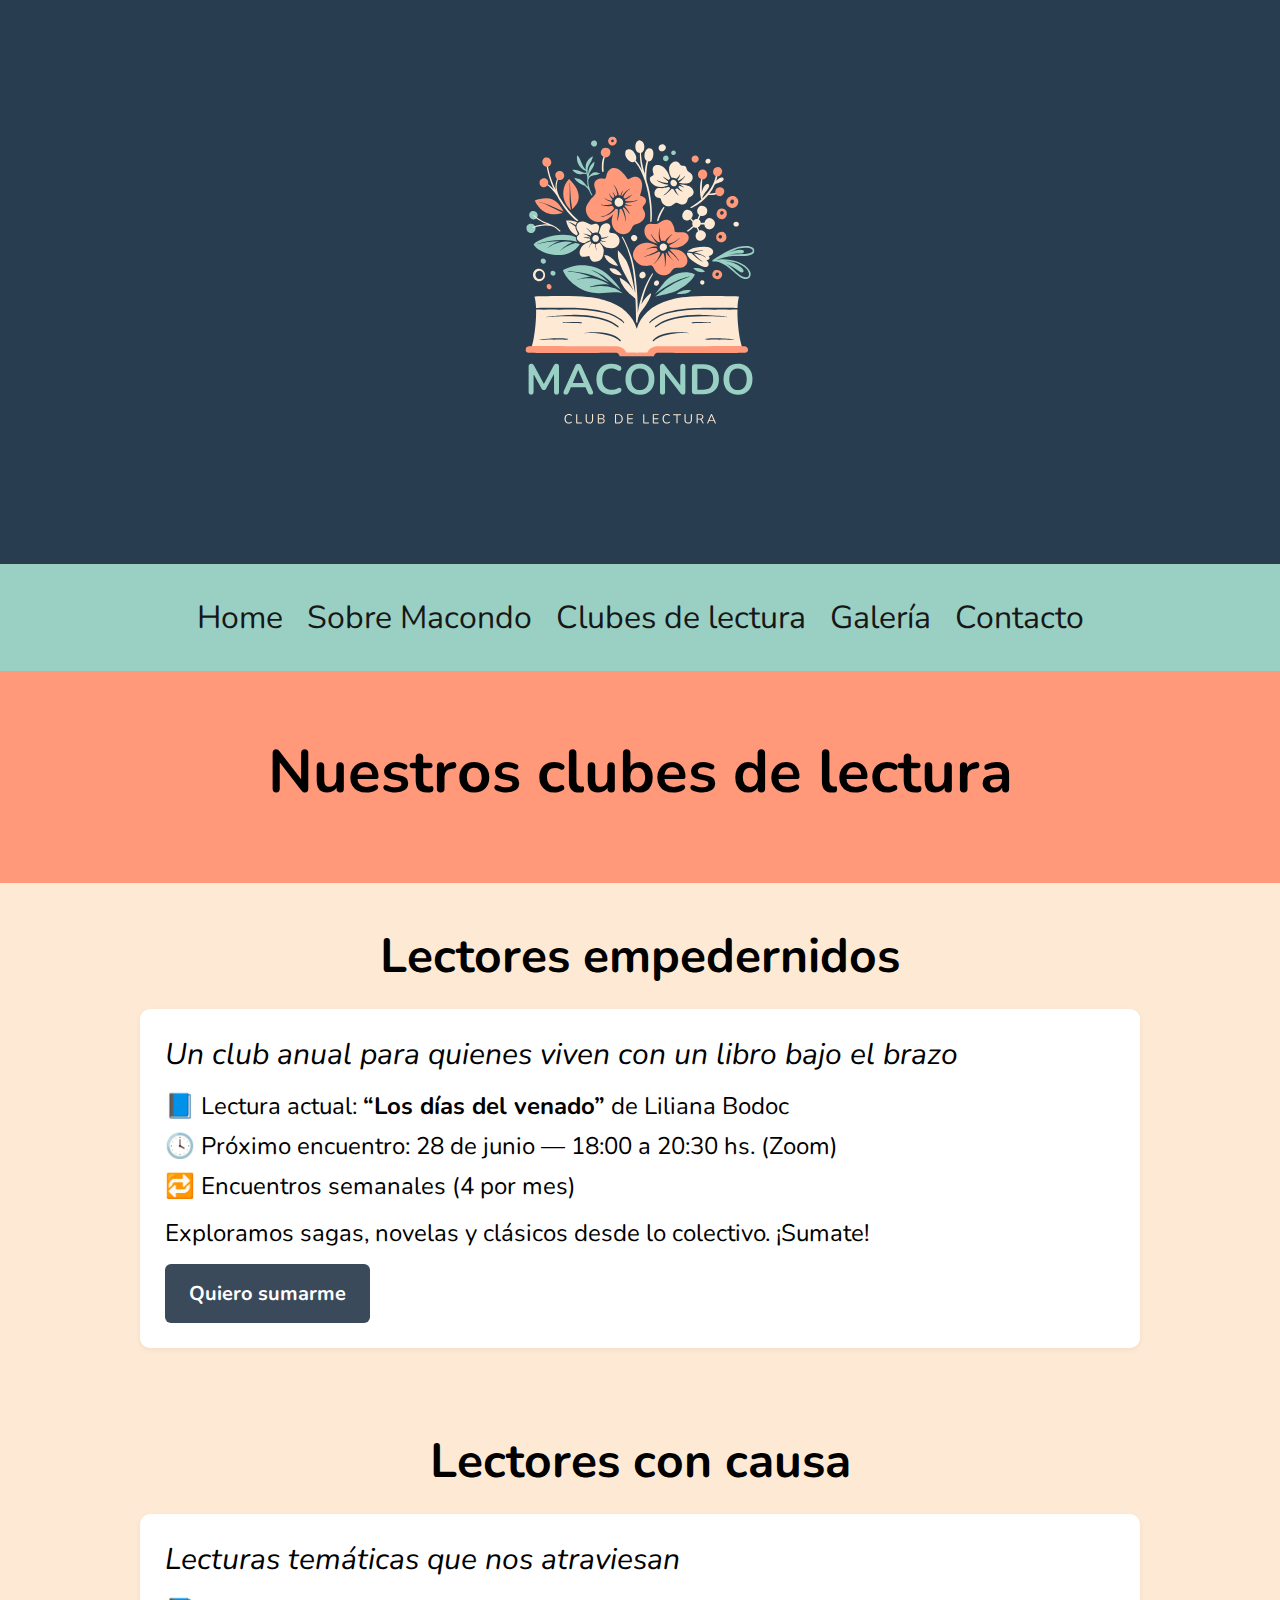
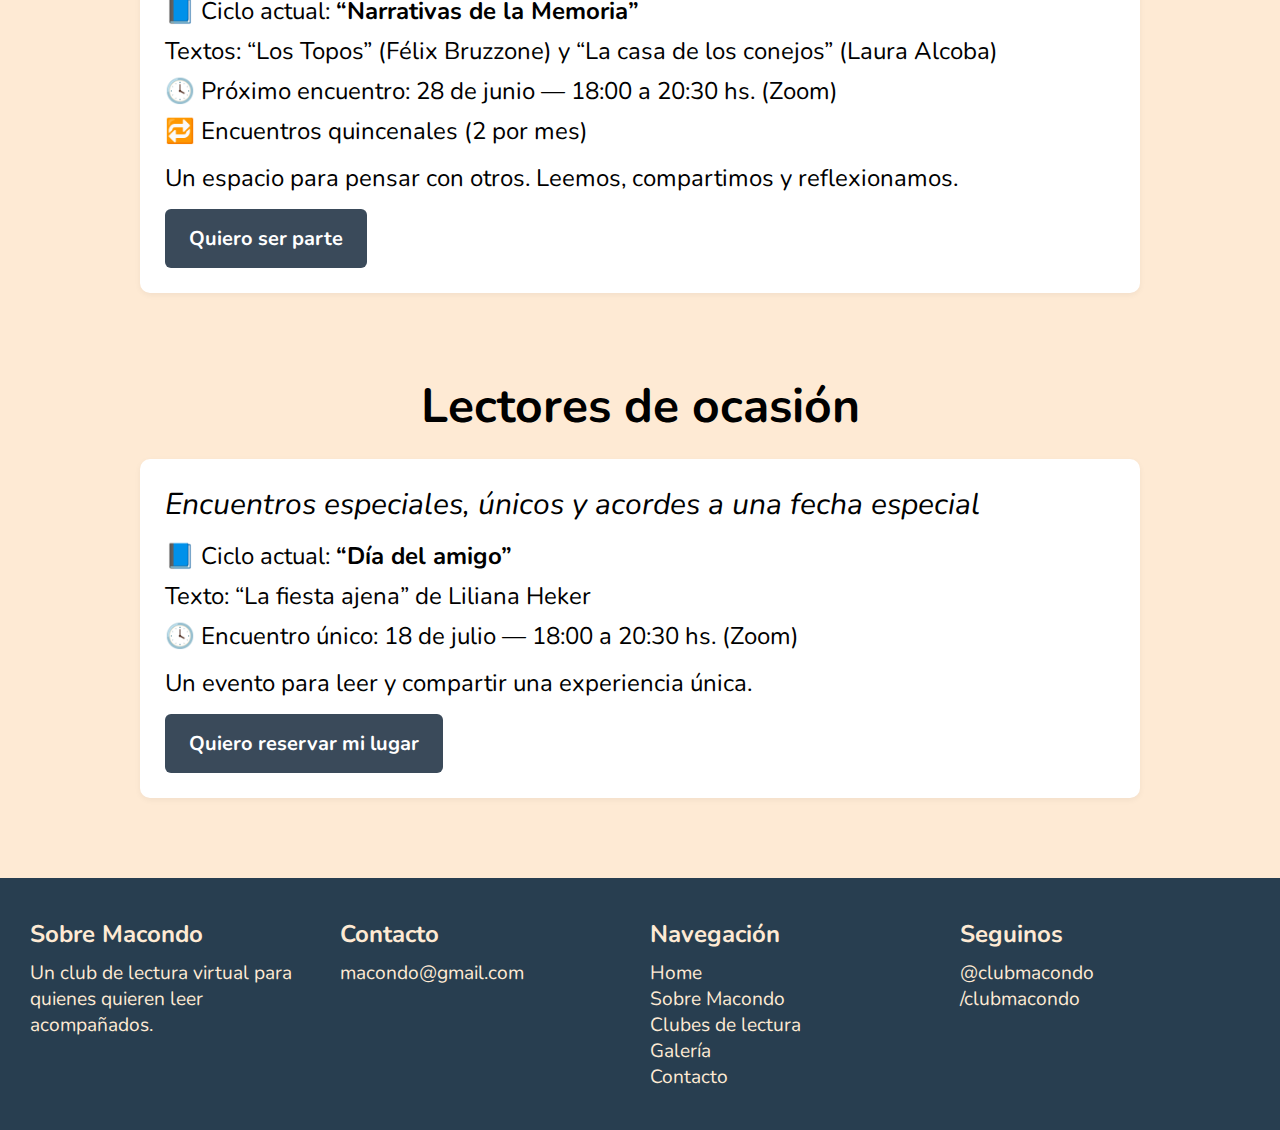
<file: Desarrollo/pages/clubes.html>
<!DOCTYPE html>
<html lang="en">
<head>
    <meta charset="UTF-8">
    <meta name="viewport" content="width=device-width, initial-scale=1.0">
    <title>Clubes de lectura</title>
    <link rel="preconnect" href="https://fonts.googleapis.com">
    <link rel="preconnect" href="https://fonts.gstatic.com" crossorigin>
    <link href="https://fonts.googleapis.com/css2?family=Nunito:ital,wght@0,200..1000;1,200..1000&display=swap" rel="stylesheet">
    <link rel="stylesheet" href="../style.css">
</head>

<body>
     <header class="header">
        <div class="logo"><img src="../assets/Macondo_logo_sin fondo.svg" alt=""></div>
    </header>

    <nav class="nav">
      <ul>
        <li><a href="../index.html">Home</a></li>
        <li><a href="sobreelclub.html">Sobre Macondo</a></li>
        <li><a href="clubes.html">Clubes de lectura</a></li>
        <li><a href="galeria.html">Galería</a></li>
        <li><a href="contacto.html">Contacto</a></li>
      </ul>
    </nav>
    </div>

    <main>
        <section class="hero hero-small">
            <h1>Nuestros clubes de lectura</h1>
        </section>

        <section class="club-section">
            <h2>Lectores empedernidos</h2>
            <div class="club-card">
                <p class="descripcion"><em>Un club anual para quienes viven con un libro bajo el brazo</em></p>
                <ul>
                    <li>📘 Lectura actual: <strong>“Los días del venado”</strong> de Liliana Bodoc</li>
                    <li>🕓 Próximo encuentro: 28 de junio — 18:00 a 20:30 hs. (Zoom)</li>
                    <li>🔁 Encuentros semanales (4 por mes)</li>
                </ul>
                <p class="detalle">Exploramos sagas, novelas y clásicos desde lo colectivo. ¡Sumate!</p>
                <button>Quiero sumarme</button>
            </div>
        </section>

        <section class="club-section">
            <h2>Lectores con causa</h2>
            <div class="club-card">
                <p class="descripcion"><em>Lecturas temáticas que nos atraviesan</em></p>
                <ul>
                    <li>📘 Ciclo actual: <strong>“Narrativas de la Memoria”</strong></li>
                    <li>Textos: “Los Topos” (Félix Bruzzone) y “La casa de los conejos” (Laura Alcoba)</li>
                    <li>🕓 Próximo encuentro: 28 de junio — 18:00 a 20:30 hs. (Zoom)</li>
                    <li>🔁 Encuentros quincenales (2 por mes)</li>
                </ul>
                <p class="detalle">Un espacio para pensar con otros. Leemos, compartimos y reflexionamos.</p>
                <button>Quiero ser parte</button>
            </div>
        </section>

        <section class="club-section">
            <h2>Lectores de ocasión</h2>
            <div class="club-card">
                 <p class="descripcion"><em>Encuentros especiales, únicos y acordes a una fecha especial</em></p>
                <ul>
                    <li>📘 Ciclo actual: <strong>“Día del amigo”</strong></li>
                    <li>Texto: “La fiesta ajena” de Liliana Heker</li>
                    <li>🕓 Encuentro único: 18 de julio — 18:00 a 20:30 hs. (Zoom)</li>
                </ul>
                 <p class="detalle">Un evento para leer y compartir una experiencia única.</p>
                <button>Quiero reservar mi lugar</button>
            </div>
        </section>
    </main>

    <footer class="footer">
        <div class="footer-column">
            <h4>Sobre Macondo</h4>
            <p>Un club de lectura virtual para quienes quieren leer acompañados.</p>
        </div>

        <div class="footer-column">
            <h4>Contacto</h4>
            <p>macondo@gmail.com</p>
        </div>

        <div class="footer-column">
            <h4>Navegación</h4>
            <ul>
                <li><a href="../index.html">Home</a></li>
                <li><a href="sobreelclub.html">Sobre Macondo</a></li>
                <li><a href="clubes.html">Clubes de lectura</a></li>
                <li><a href="galeria.html">Galería</a></li>
                <li><a href="contacto.html">Contacto</a></li>
            </ul>
        </div>

        <div class="footer-column">
            <h4>Seguinos</h4>
            <p>@clubmacondo</p>
            <p>/clubmacondo</p>
        </div>
    </footer>

</body>
</html>
</file>
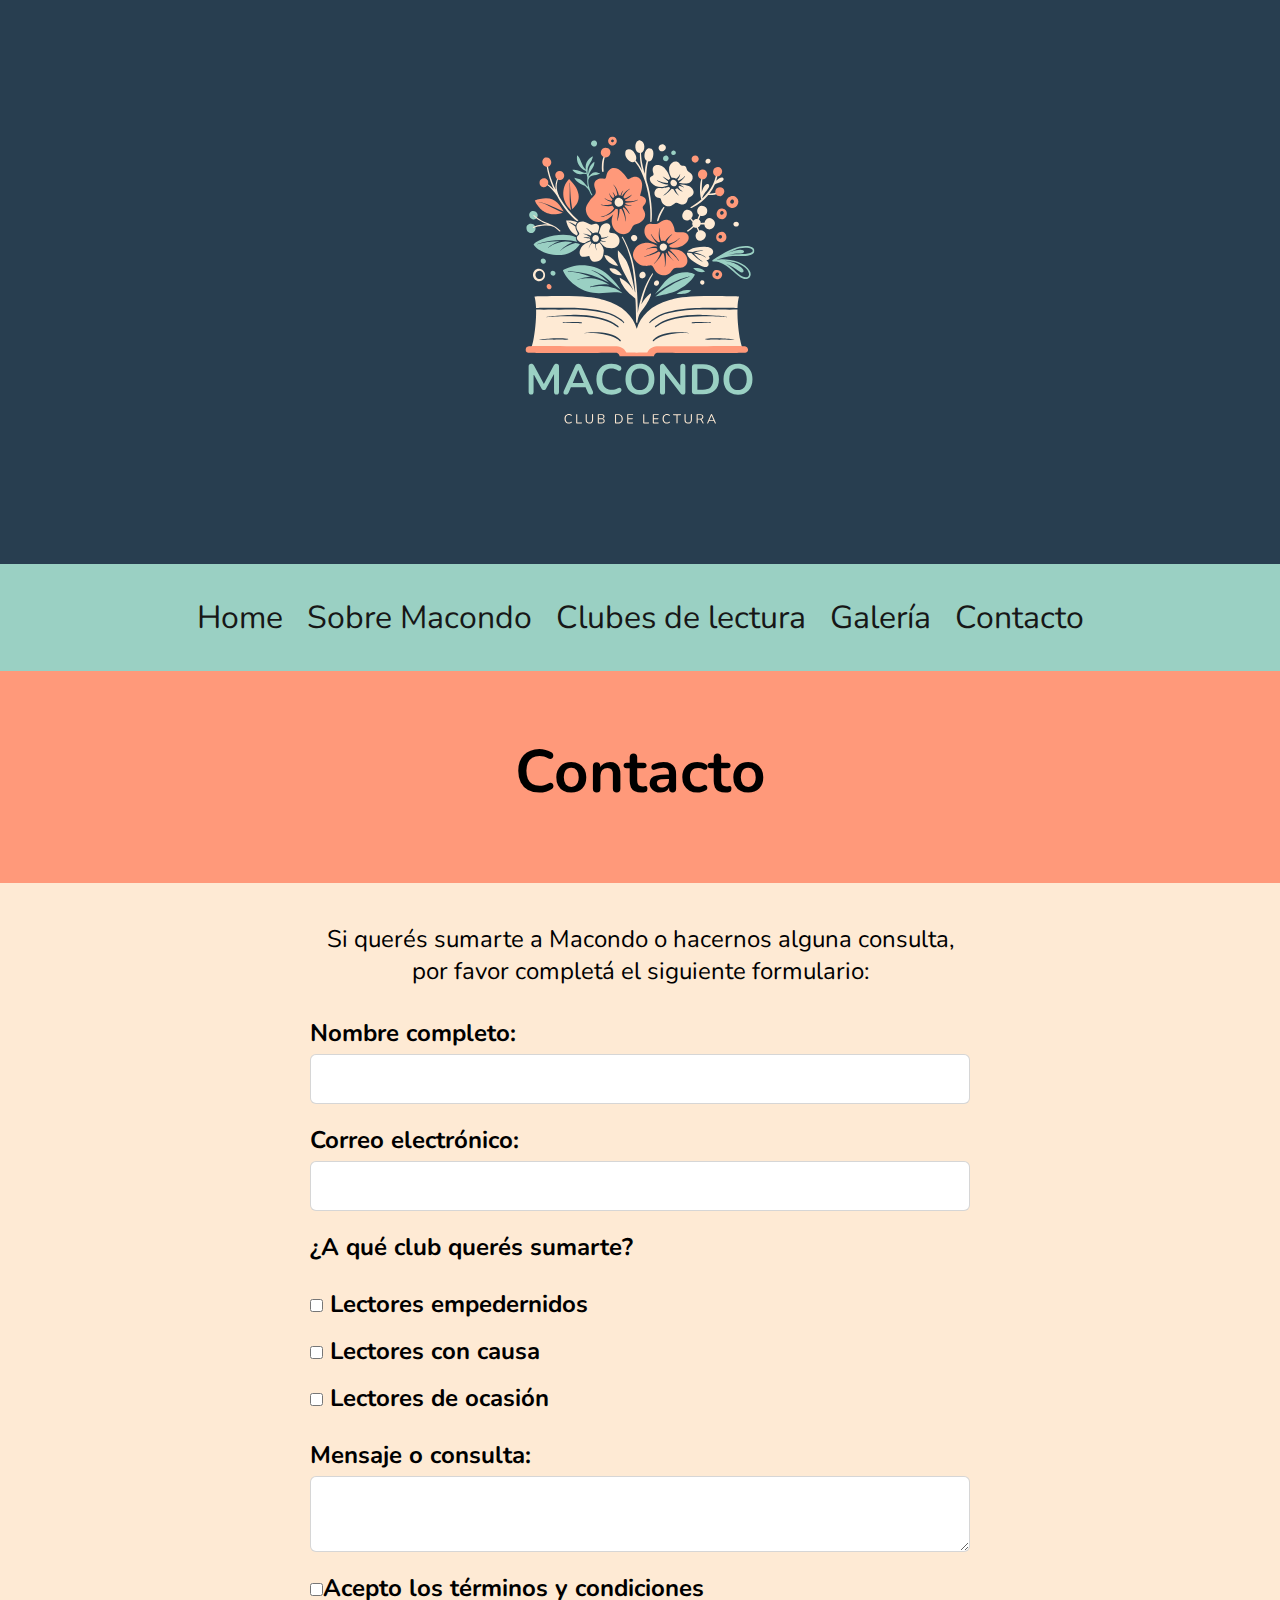
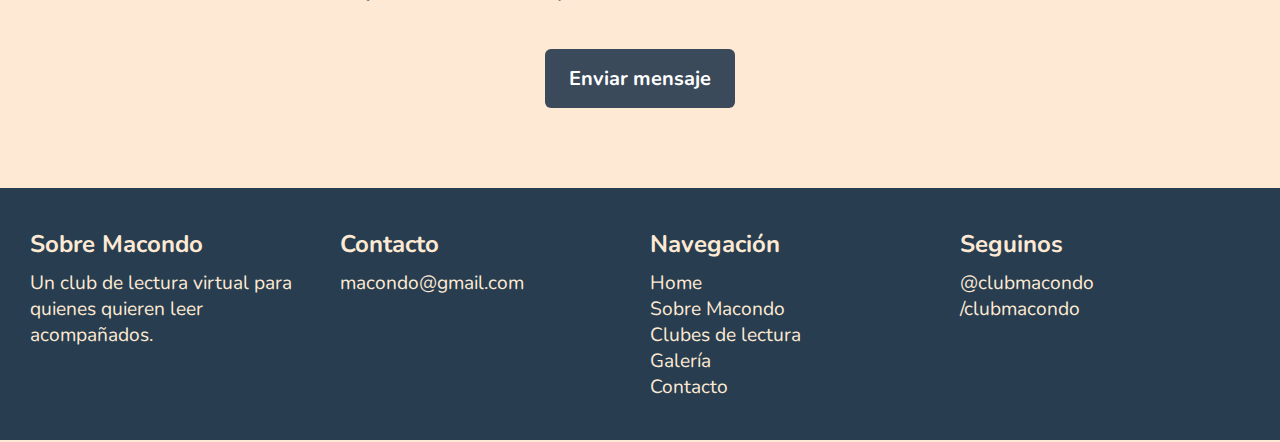
<file: Desarrollo/pages/contacto.html>
<!DOCTYPE html>
<html lang="en">
<head>
    <meta charset="UTF-8">
    <meta name="viewport" content="width=device-width, initial-scale=1.0">
    <title>Contacto</title>
    <link rel="preconnect" href="https://fonts.googleapis.com">
    <link rel="preconnect" href="https://fonts.gstatic.com" crossorigin>
    <link href="https://fonts.googleapis.com/css2?family=Nunito:ital,wght@0,200..1000;1,200..1000&display=swap" rel="stylesheet">
    <link rel="stylesheet" href="../style.css">
</head>

<body>
     <header class="header">
        <div class="logo"><img src="../assets/Macondo_logo_sin fondo.svg" alt=""></div>
    </header>

    <nav class="nav">
      <ul>
        <li><a href="../index.html">Home</a></li>
        <li><a href="sobreelclub.html">Sobre Macondo</a></li>
        <li><a href="clubes.html">Clubes de lectura</a></li>
        <li><a href="galeria.html">Galería</a></li>
        <li><a href="contacto.html">Contacto</a></li>
      </ul>
    </nav>
    </div>

    <main>
        <section class="hero hero-small">
            <h1>Contacto</h1>
        </section>

        <section class="formulario-contacto">
            <p>Si querés sumarte a Macondo o hacernos alguna consulta, por favor completá el siguiente formulario:</p>

            <form>
                <div class="form-group">
                    <label for="nombre">Nombre completo:</label>
                    <input type="text" id="nombre"/>
                </div>

                <div class="form-group">
                    <label for="email">Correo electrónico:</label>
                    <input type="email" id="email"/>
                </div>

                <div class="form-group">
                <label>¿A qué club querés sumarte?</label>
                    <div class="checkbox-group">
                         <label><input type="checkbox"  /> Lectores empedernidos</label>
                        <label><input type="checkbox" /> Lectores con causa</label>
                        <label><input type="checkbox" /> Lectores de ocasión</label>
                    </div>
                </div>

                <div class="form-group">
                     <label for="mensaje">Mensaje o consulta:</label>
                    <textarea id="mensaje" name="mensaje"></textarea>
                </div>

                <div class="form-group">
                    <label>
                    <input type="checkbox" required />Acepto los términos y condiciones
                    </label>
                 </div>

                 <button type="submit">Enviar mensaje</button>
            </form>
        </section> 
    </main>

    <footer class="footer">
        <div class="footer-column">
         <h4>Sobre Macondo</h4>
            <p>Un club de lectura virtual para quienes quieren leer acompañados.</p>
        </div>

        <div class="footer-column">
            <h4>Contacto</h4>
            <p>macondo@gmail.com</p>
        </div>

        <div class="footer-column">
            <h4>Navegación</h4>
            <ul>
                <li><a href="../index.html">Home</a></li>
                <li><a href="sobreelclub.html">Sobre Macondo</a></li>
                <li><a href="clubes.html">Clubes de lectura</a></li>
                <li><a href="galeria.html">Galería</a></li>
                <li><a href="contacto.html" class="active">Contacto</a></li>
            </ul>
        </div>

        <div class="footer-column">
            <h4>Seguinos</h4>
            <p>@clubmacondo</p>
            <p>/clubmacondo</p>
        </div>
    </footer>
</body>
</html>
</file>
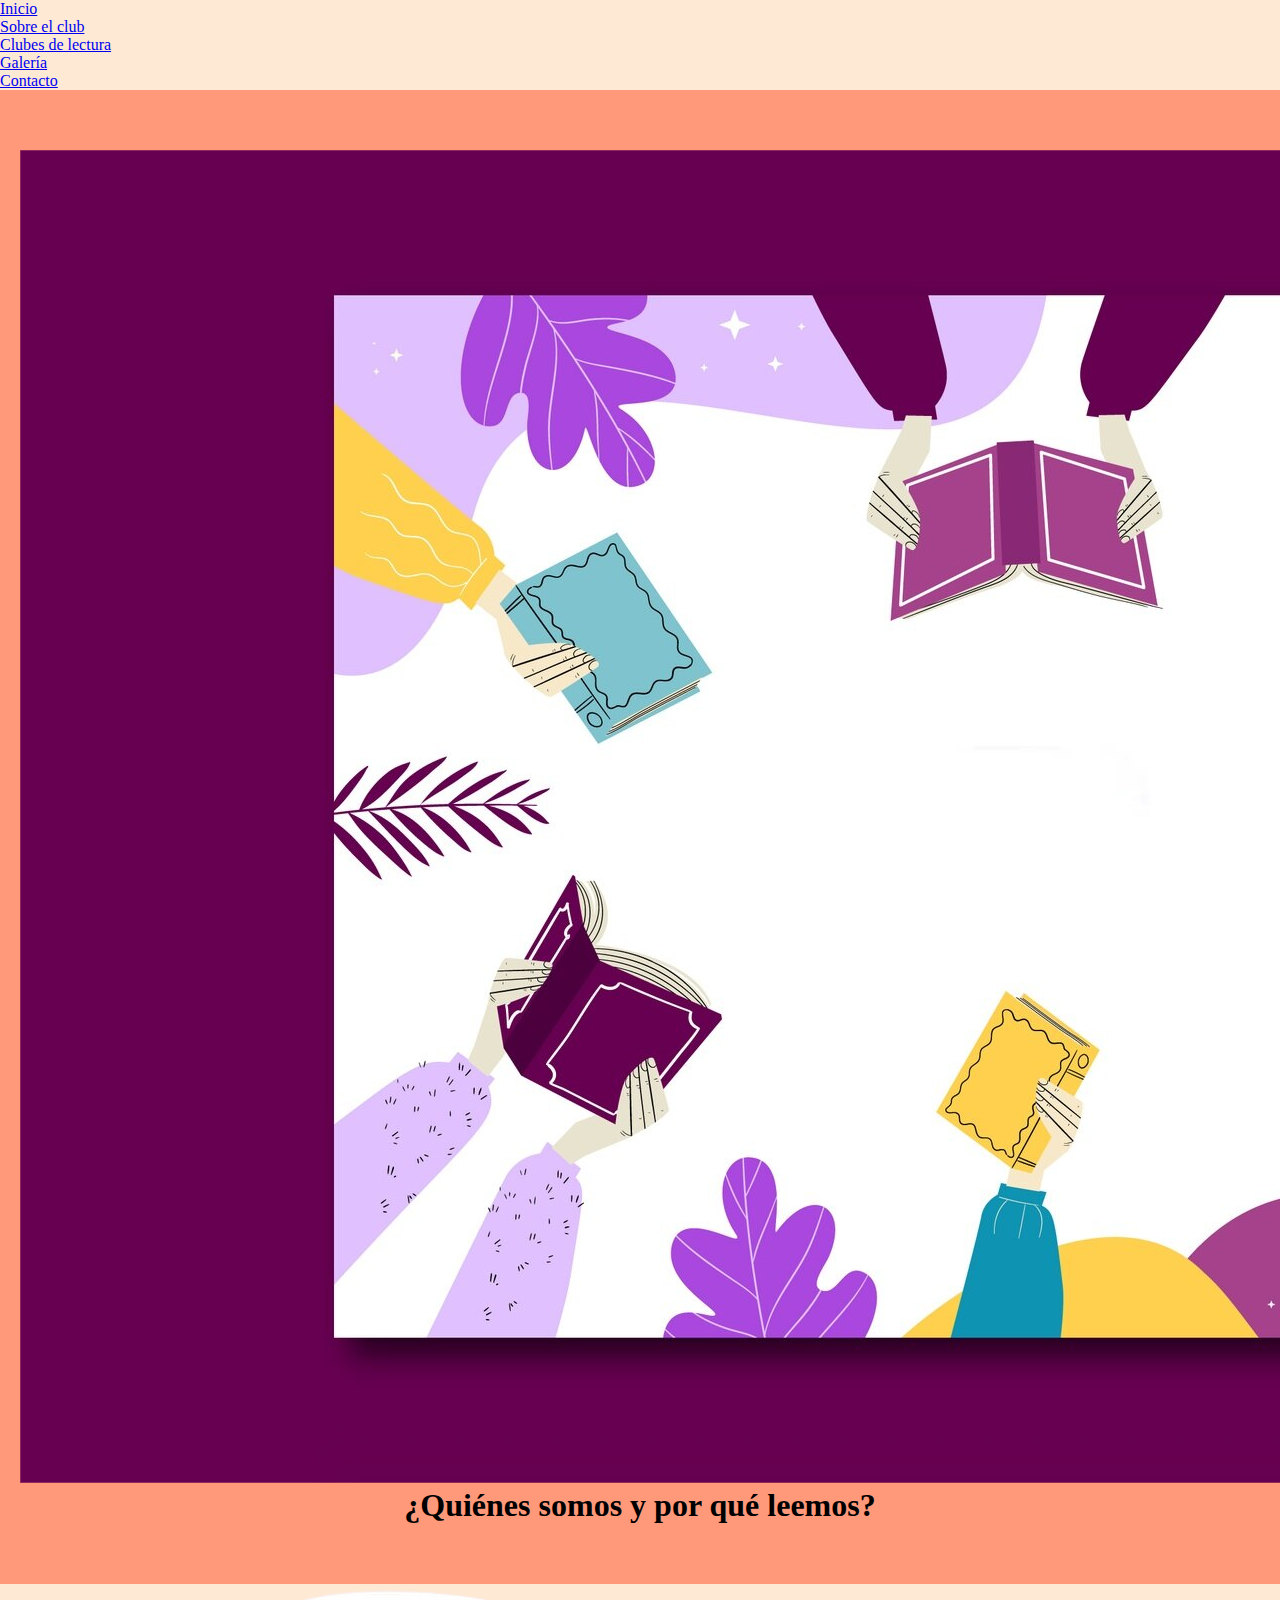
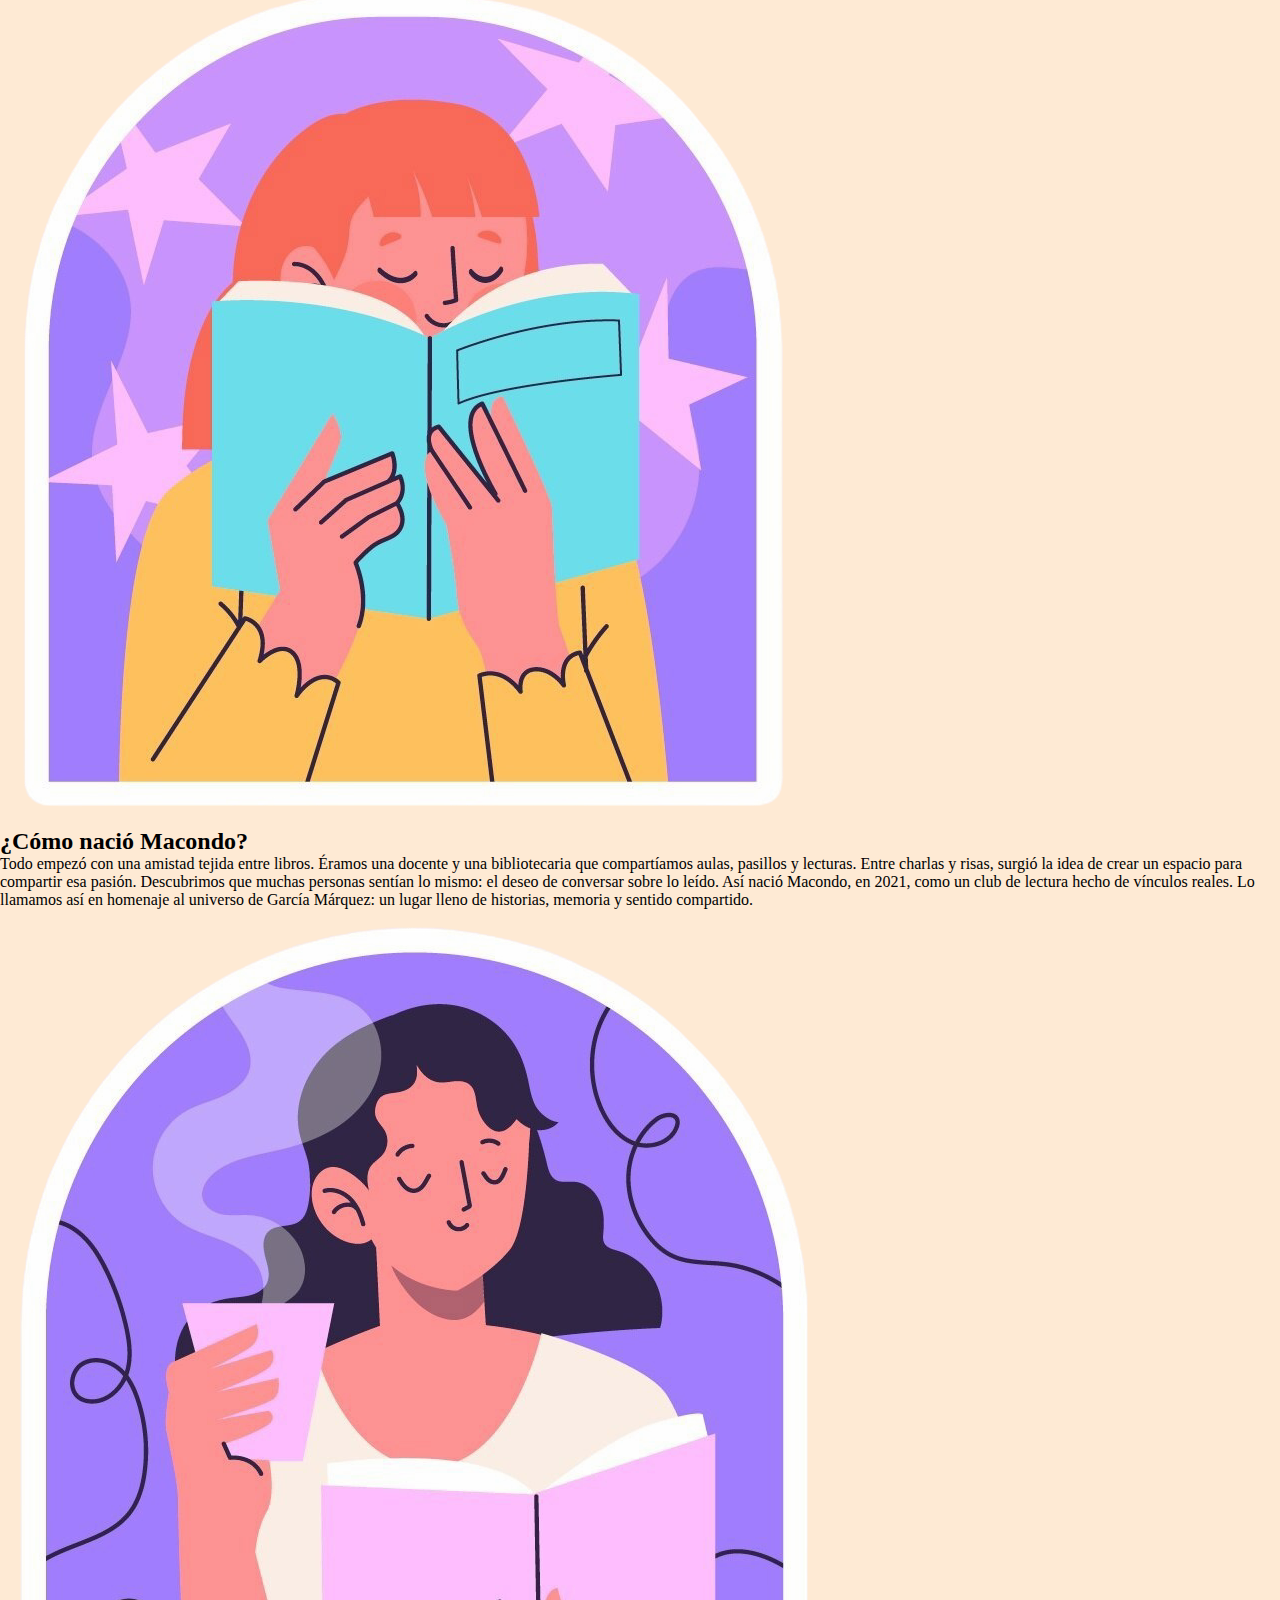
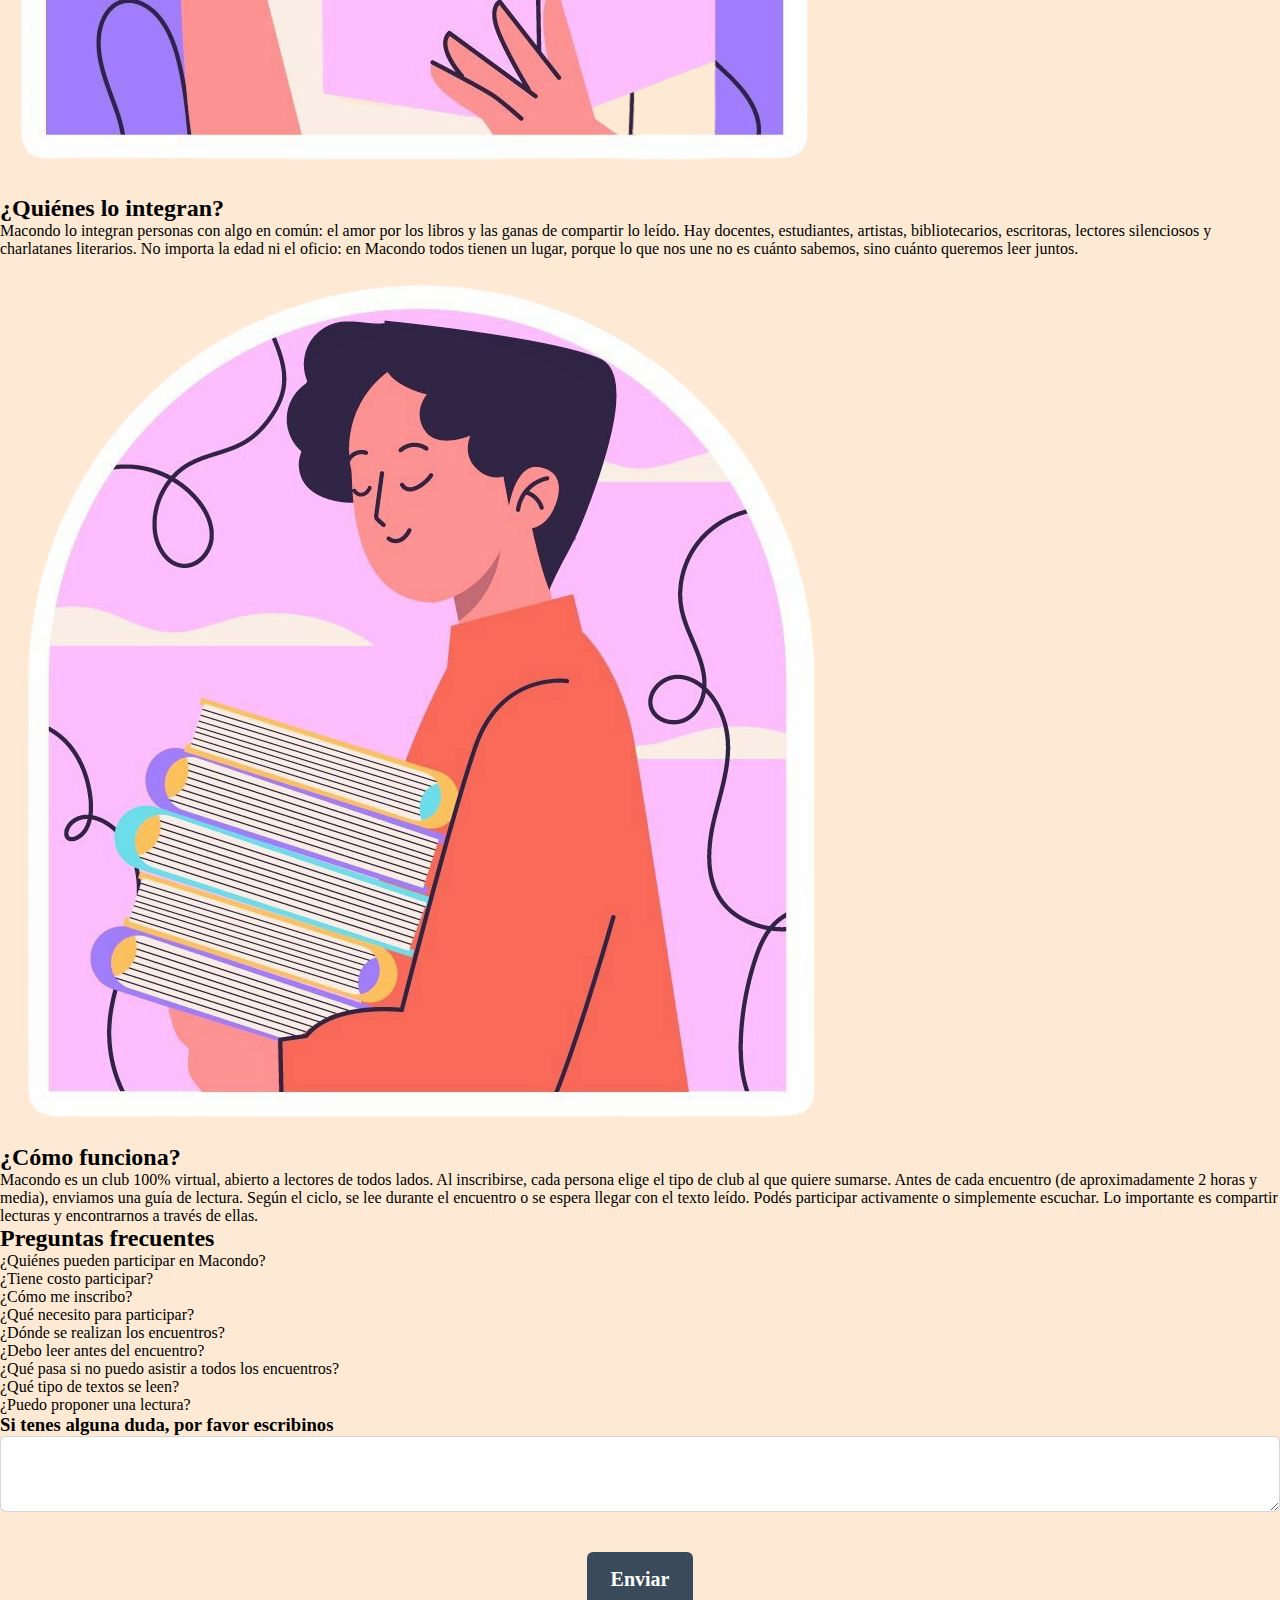
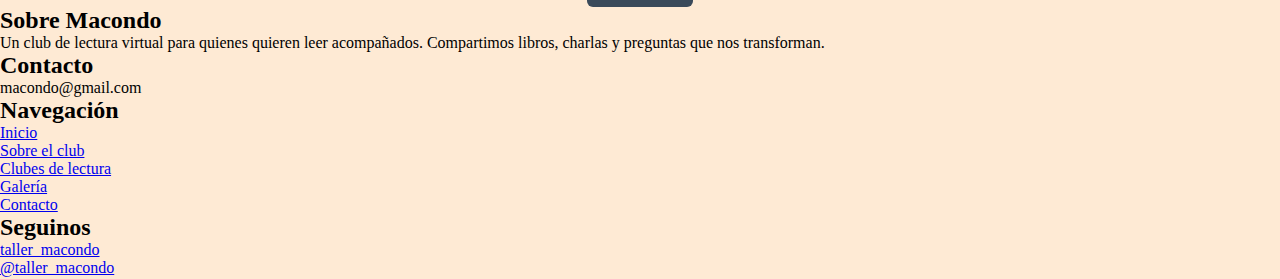
<file: Desarrollo/pages/sobreelclub.html>
<!DOCTYPE html>
<html lang="en">
<head>
    <meta charset="UTF-8">
    <meta name="viewport" content="width=device-width, initial-scale=1.0">
    <title>Sobre el club</title>
    <link rel="stylesheet" href="../style.css">
</head>
</head>
<body>
    <header><nav>
                <ul>
                    <li><a href="../index.html">Inicio</a></li>
                    <li><a href="sobreelclub.html">Sobre el club</a></li>
                    <li><a href="clubes.html">Clubes de lectura</a></li>
                    <li><a href="galeria.html">Galería</a></li>
                    <li><a href="contacto.html">Contacto</a></li>
                </ul>
            </nav>
                </header>
    <main>
        <section class="hero">
            <img src="../assets/Image_hero.png" alt="">
            <h1>¿Quiénes somos y por qué leemos?</h1>
        </section>
        <section class="about">
            <div class="block">
                <div class="Image_about"><img src="../assets/Lectores con causa.png" alt=""></div>
                <div class=" text">
                <h2>¿Cómo nació Macondo?</h2>
                <p>Todo empezó con una amistad tejida entre libros. Éramos una docente y una bibliotecaria que compartíamos aulas, pasillos y lecturas. Entre charlas y risas, surgió la idea de crear un espacio para compartir esa pasión. Descubrimos que muchas personas sentían lo mismo: el deseo de conversar sobre lo leído. Así nació Macondo, en 2021, como un club de lectura hecho de vínculos reales. Lo llamamos así en homenaje al universo de García Márquez: un lugar lleno de historias, memoria y sentido compartido.</p>
            </div>
            </div>

            <div class="block">
                <div class="Image_about"><img src="../assets/Lectores de ocasión.png" alt=""></div>
                <div class=" text">
                <h2>¿Quiénes lo integran?</h2>
                <p>Macondo lo integran personas con algo en común: el amor por los libros y las ganas de compartir lo leído. Hay docentes, estudiantes, artistas, bibliotecarios, escritoras, lectores silenciosos y charlatanes literarios. No importa la edad ni el oficio: en Macondo todos tienen un lugar, porque lo que nos une no es cuánto sabemos, sino cuánto queremos leer juntos.</p>
            </div>
            </div>

            <div class="block">
                <div class="Image_about"><img src="../assets/Lectores empedernidos.png" alt=""></div>
                <div class=" text">
                <h2>¿Cómo funciona?</h2>
                <p>Macondo es un club 100% virtual, abierto a lectores de todos lados. Al inscribirse, cada persona elige el tipo de club al que quiere sumarse. Antes de cada encuentro (de aproximadamente 2 horas y media), enviamos una guía de lectura. Según el ciclo, se lee durante el encuentro o se espera llegar con el texto leído. Podés participar activamente o simplemente escuchar. Lo importante es compartir lecturas y encontrarnos a través de ellas.</p>
            </div>
            </div>
        </section>

        <section class="faqs">
            <h2>Preguntas frecuentes</h2>
            <ul>
                <li>¿Quiénes pueden participar en Macondo?</li>
                <li>¿Tiene costo participar?</li>
                <li>¿Cómo me inscribo?</li>
                <li>¿Qué necesito para participar?</li>
                <li>¿Dónde se realizan los encuentros?</li>
                <li>¿Debo leer antes del encuentro?</li>
                <li>¿Qué pasa si no puedo asistir a todos los encuentros?</li>
                <li>¿Qué tipo de textos se leen?</li>
                <li>¿Puedo proponer una lectura?</li>
            </ul>
            <h3>Si tenes alguna duda, por favor escribinos</h3>
            <form action="" method="post">
                <textarea name="Si tenes alguna duda, por favor escribinos" id=""></textarea>
                <button type="submit"class="primary">Enviar</button>
              
            </form>
        </section>
    </main>
    <footer>
        <section>
            <h2>Sobre Macondo</h2>
            <p>Un club de lectura virtual para quienes quieren leer acompañados. Compartimos libros, charlas y preguntas que nos transforman.</p>
        </section>
        <section>
            <h2>Contacto</h2>
            <p>macondo@gmail.com</p>
        </section>
        <section>
            <h2>Navegación</h2>
            <ul>
                    <li><a href="../index.html">Inicio</a></li>
                    <li><a href="sobreelclub.html">Sobre el club</a></li>
                    <li><a href="clubes.html">Clubes de lectura</a></li>
                    <li><a href="galeria.html">Galería</a></li>
                    <li><a href="contacto.html">Contacto</a></li>
            </ul>
        </section>
        <section></section>
            <h2>Seguinos</h2>
            <ul>
                <li><a href="https://www.facebook.com/profile.php?id=100076609278175">taller_macondo</a></li>
                <li><a href="https://www.instagram.com/taller_macondo/">@taller_macondo</a></li>
            </ul>
        </section>
    </footer>
</body>
</html>
</file>
<file: Desarrollo/style.css>
/**-------------------------- CSS de general de la web---------------------**/
* {
  margin: 0;
  padding: 0;
  box-sizing: border-box;
    }

body {
    font-family:'Nunito','sans-serif';
    color:#171717
    line-height: 1.6;
    background-color:#feead4
}

.header {
  display: flex;
  flex-direction: column;
  align-items: center;
  padding: 2rem 1rem;
  background-color: #283e50;
  }

.logo img {
  max-width: 500px;   
  height: auto;
  display: block;
 }
 
.nav {
  background-color: #9ad0c3;
  width: 100vw;
  position: sticky;
  top: 0;
  z-index: 999;
  }

.nav ul {
  list-style: none;
  max-width: 1200px;
  margin: 0 auto;
  padding: 2rem;
  display: flex;
  gap: 1.5rem;
  justify-content: center;
}

.nav a {
  text-decoration: none;
  color: #171717;
  font-weight: 400;
  font-size: 2rem;
  }

  .hero-small h1 {
  font-size: 60px;
  margin-bottom: 10px;
}

  .footer {
  display: flex;
  flex-wrap: wrap;
  justify-content: space-around;
  background-color: #283e50;
  padding: 30px 20px;
  margin-top: 40px;
}

.footer-column {
  flex: 1 1 200px;
  padding: 10px;
}

.footer-column h4 {
  margin-bottom: 10px;
  font-size:x-large;
  font-weight:bold;
  color: #feead4
}

.footer-column ul {
  list-style: none;
  padding: 0;
  font-size: larger;
  }

.footer-column a,
.footer-column a:visited,
.footer-column a:active {
  color: #feead4 !important;
  text-decoration: none !important;
}

.footer-column a:hover{
  color:#ff997a !important;
  text-decoration: underline !important;
}

.footer-column p {
 font-size: larger;
 color: #feead4
}

/**-------------------------- CSS de Home---------------------**/

.hero {
  background-color: #ff997a;
  text-align: center;
  padding: 60px 20px;
}

.hero-content h1 {
  font-size: 60px;
  margin-bottom: 10px;
}

.hero-content h2 {
  font-size: 30px;
  color: #1c1b1b;
  margin-bottom: 20px;
}

.hero-content p {
  font-size: 30px;
  color: #1c1b1b;
  margin-bottom: 20px;
}

.hero-content button {
  padding: 16px 24px; 
  font-size: 20px; 
  background-color: #3a4a5a;
  color: white;
  border: none;
  border-radius: 6px;
  font-family: 'Nunito','sans-serif';
  font-weight:bold;

}

.clubes {
  padding: 40px 20px;
  background-color: #feead4;
  text-align: center;
  font-size: 30px;
}

.clubes-grid {
  display: grid;
  grid-template-columns: 1fr;
  gap: 20px;
  margin: 0 auto;
  padding-top: 20px;
}

@media (min-width: 768px) {
  .clubes-grid {
    grid-template-columns: 1fr 1fr 1fr;
  }
}

.card {
  background-color:#283e50;
  border-radius: 10px;
  border-color: #9ad0c3;
  border-width: 7px;
  border-style: solid;
   box-shadow:
    0 4px 8px rgba(154, 208, 195, 0.4),
    0 2px 4px rgba(255, 153, 122, 0.2); 
  transition: box-shadow 0.3s ease-in-out;
  padding: 20px;
  text-align: center;
 
  height: 600px; 
  display: flex;
  flex-direction: column;
    }
 
.card:hover {
  box-shadow:
    0 8px 16px rgba(154, 208, 195, 0.6),
    0 4px 8px rgba(255, 153, 122, 0.4);
}

.card h3 {
  font-size: 36px;
  margin-bottom: 10px;
  color: #feead4;
}

.card p {
  font-size: 24px;
  color: #ffffff;
}

.card img {
  height: 400px;
  object-fit: contain;
  border-radius: 8px;
  margin-bottom: 15px;
}

/**-------------------------- CSS de Sobre Macondo ---------------------**/

.info-grid {
  display: grid;
  grid-template-columns:repeat(auto-fit, minmax(280px, 1fr));
  gap: 30px;
  padding: 40px 20px;
  background-color: #feead4;
  margin: 0 auto;
}

.info-box {
  display: flex;
  flex-direction: column;
  justify-content: space-between;
  background-color:#283e50;
  border-radius: 10px;
  padding: 20px;
  border-radius: 10px;
  border-color: #9ad0c3;
  border-width: 7px;
  border-style: solid;
   box-shadow:
    0 4px 8px rgba(154, 208, 195, 0.4),
    0 2px 4px rgba(255, 153, 122, 0.2); 
  transition: box-shadow 0.3s ease-in-out;
}

.info-box h2 {
font-size: 30px;
color: #feead4;
text-align: center;
}

.info-box p {
  font-size: 24px;
  color: #ffffff;
}
.info-box img {
  display: block;
  margin: 15px auto;
  max-width: 500px;    
  max-height: 500px;
  width: 100%;         
  height: auto;
  object-fit: contain;
}

.faq {
  background-color:#feead4;
  padding: 40px 20px;
}

.faq details {
  margin-bottom: 10px;
  background:#feead4;
  padding: 10px 15px;
  
}
.faq h2 {
  font-size: 30px;
  }

.faq summary{
  font-weight:800;
  font-size:24px ;
  margin: 15px 20px
}
.faq p{ 
  font-size: 24px;
  font-weight:bold;
  margin: 20px 50px
  
}
.form-section {
  padding: 30px 20px;
  background-color:#feead4;
  text-align: center;
}

.form-section textarea {
 display: block;
  width: 100%;
  max-width: 700px;
  height: 200px;
  margin: 10px auto 0; 
  padding: 10px;
  font-size: 24px;
  border-radius: 6px;
  font-family: 'Nunito','sans-serif';
  border: 1px solid #feead4;
}
    
 .form-section h3 {
  font-size:36px;
 }

.form-section button {
  display: block; 
  max-width: 200px; 
  margin: 20px auto 0; 
  padding: 16px 24px; 
  font-size: 20px; 
  background-color: #3a4a5a;
  color: white;
  border: none;
  border-radius: 6px;
  font-family: 'Nunito','sans-serif';
  font-weight:bold;
  }

  /**-------------------------- CSS de Tipos de clubes ---------------------**/
.club-section {
  padding: 40px 20px;
  background-color:#feead4;
}

.club-section h2 {
  text-align: center;
  margin-bottom: 20px;
  font-size: 48px;
  font-weight: 800px;
}

.club-card {
  background-color:#ffffff;
  max-width: 1000px;
  margin: 0 auto;
  padding: 25px;
  border-radius: 10px;
  box-shadow: 0 2px 6px rgba(0,0,0,0.05);
}

.club-card .descripcion {
  font-style: italic;
  font-size: 30px;
  margin-bottom: 15px;
}

.club-card ul {
  list-style: none;
  padding-left: 0;
  margin-bottom: 15px;
  font-size: 24px;
}

.club-card li {
  margin-bottom: 8px;
}

.club-card .detalle {
  margin-bottom: 15px;
  font-size: 24px;
}

.club-card button {
  padding: 16px 24px; 
  font-size: 20px; 
  background-color: #3a4a5a;
  color: white;
  border: none;
  border-radius: 6px;
  font-family: 'Nunito','sans-serif';
  font-weight:bold;
}

/**-------------------------- CSS de Galeria ---------------------**/
.intro {
  background-color:#feead4;
  padding: 30px 30px;
  text-align:center;
  font-size: 28px;
  max-width: 2000px;
  margin: 0 auto;
}

.video-section {
  text-align: center;
  font-size: 30px;
  background-color:#feead4;
  padding: 40px 20px;
}

.video-placeholder img {
  width: 100%;
  max-width: 600px;
  height: auto;
  border-radius: 10px;
}

.club-gallery {
  padding: 40px 20px;
  background-color:#feead4;
}

.club-block {
  margin-bottom: 50px;
  text-align:center
}

.club-block blockquote {
  font-style: italic;
  font-size: 30px;
  background-color:#9ad0c3;
  padding: 10px 20px;
  border-left: 5px solid #3a4a5a;
  display: inline-block;
  margin-bottom: 15px;
}

.club-block h3 {
  margin-bottom: 24px;
  font-size: 36px; 
  font-weight: 800; 
  }

.image-row {
  display: flex;
  gap: 20px;
  justify-content: center;
  flex-wrap: wrap;
  margin-top: 10px;
}

.image-row img {
  width: 450px;
  height: 300px;
  object-fit: cover;
  border-radius: 8px;
}

.soymacondo {
  background-color:#ff997a;
  padding: 40px 20px;
  text-align: center;
  font-size: 30px;
}

.cta {
  padding: 30px 20px;
  text-align: center;
  font-size: 24px;
  }

.cta-buttons {
  margin-top: 20px;
  display: flex;
  gap: 20px;
  justify-content: center;
  flex-wrap: wrap;
}

.primary {
  padding: 16px 24px; 
  font-size: 20px; 
  background-color: #3a4a5a;
  color: white;
  border: none;
  border-radius: 6px;
  font-family: 'Nunito','sans-serif';
  font-weight:bold;
}

.secundary {
  padding: 16px 24px; 
  font-size: 20px; 
  background-color:#feead4;
  color: #3a4a5a;
  border: 6px;
  border-style: solid;
  border-color: #3a4a5a;
  border-radius: 6px;
  font-family: 'Nunito','sans-serif';
  font-weight:bold;
}
/**-------------------------- CSS de Contacto ---------------------**/
.formulario-contacto{
  max-width: 700px;
  margin: 0 auto;
  padding: 40px 20px;
  background-color:#feead4;
  font-size:24px;
}

.formulario-contacto p {
  text-align: center;
  margin-bottom: 30px;
  font-size: 24px;
}

form {
  display: flex;
  flex-direction: column;
  gap: 20px;
}

.form-group {
  display: flex;
  flex-direction: column;
  
}

.form-group label {
  margin-bottom: 5px;
  font-weight: bold;
}

input[type="text"],
input[type="email"],
textarea {
  padding: 10px;
  border: 1px solid #cccc;
  border-radius: 6px;
  font-size: 24px;
}

.checkbox-group {
  display: flex;
  flex-direction: column;
  gap: 10px;
  margin-top: 20px;
  }

button[type="submit"] {
  display: block; 
  max-width: 200px; 
  margin: 20px auto 0; 
  padding: 16px 24px; 
  font-size: 20px; 
  background-color: #3a4a5a;
  color: white;
  border: none;
  border-radius: 6px;
  font-family: 'Nunito','sans-serif';
  font-weight:bold;
}
</file>
